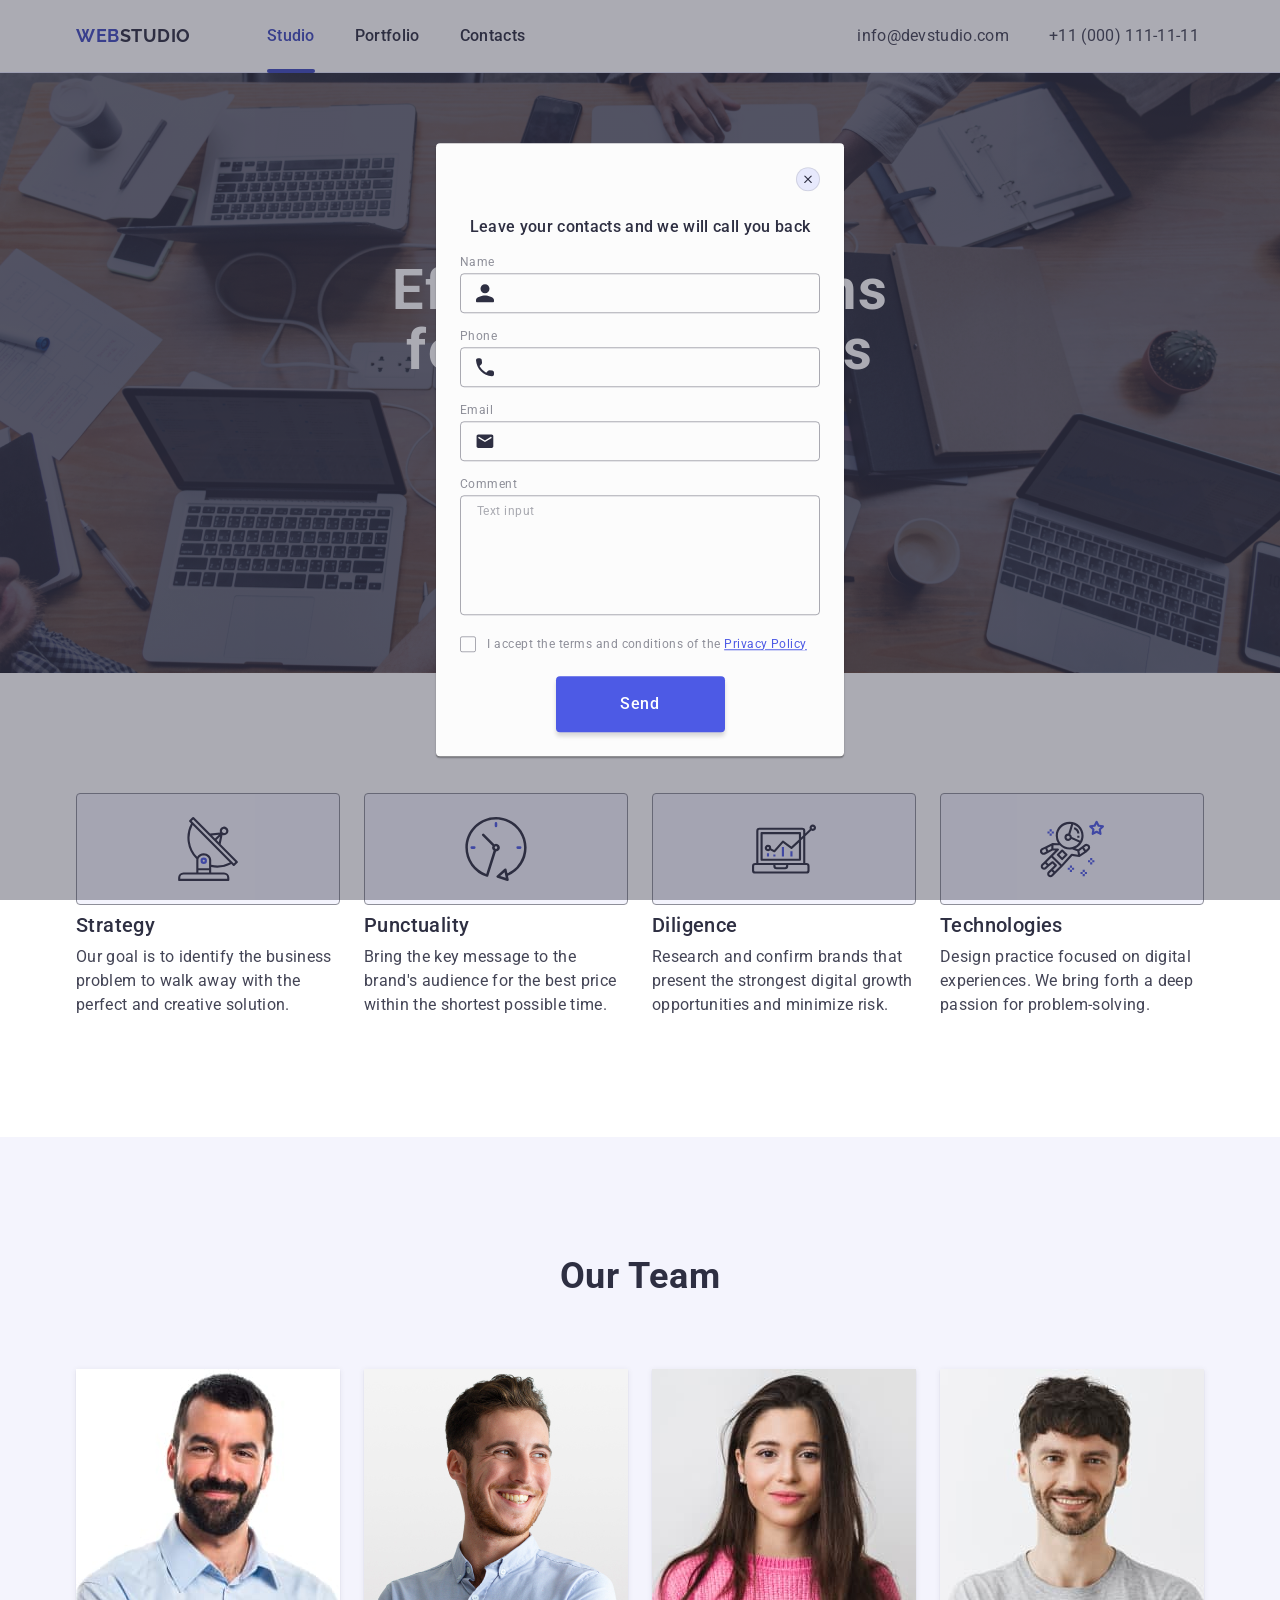
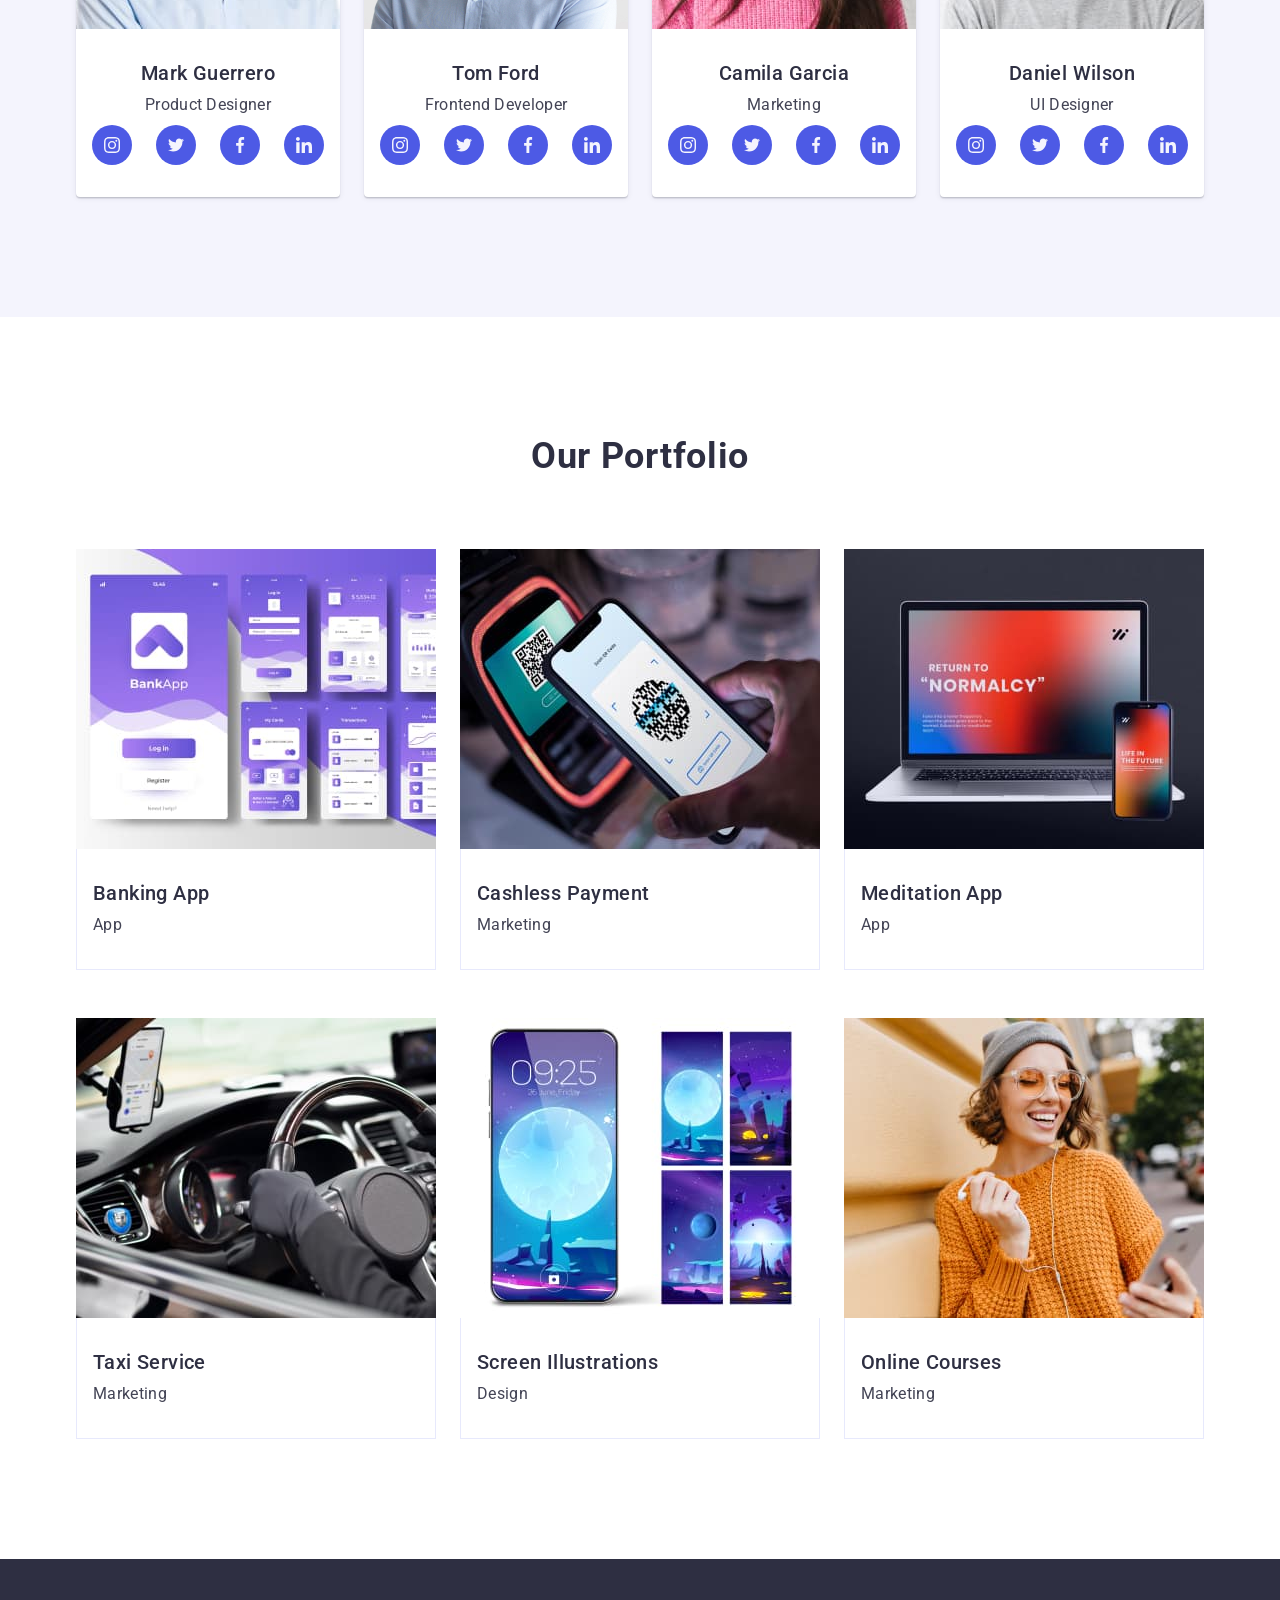
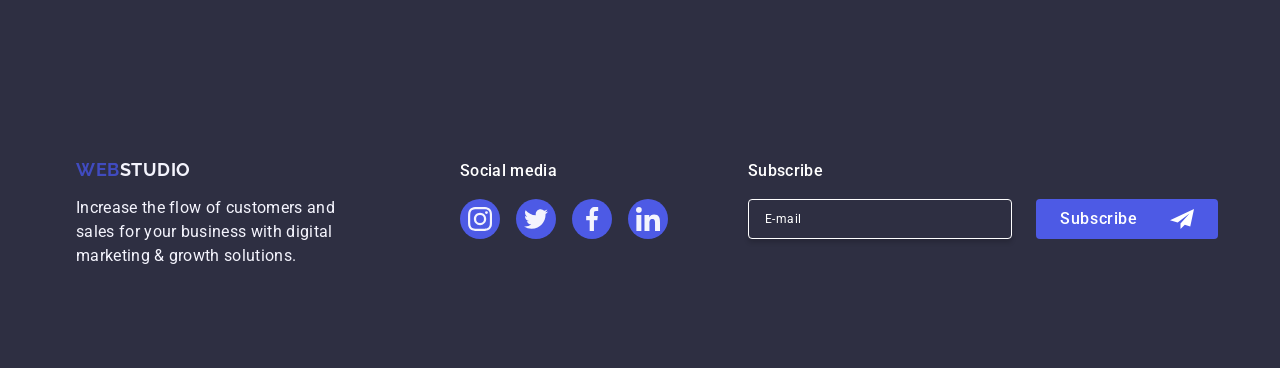
<file: index.html>
<!DOCTYPE html>
<html lang="en">
  <head>
    <meta charset="UTF-8">
    <meta name="viewport" content="width=device-width, initial-scale=1.0">
    <link rel="preconnect" href="https://fonts.googleapis.com">
    <link rel="preconnect" href="https://fonts.gstatic.com" crossorigin>
    <link
      href="https://fonts.googleapis.com/css2?family=Raleway:wght@700&family=Roboto:wght@400;500;700&display=swap"
      rel="stylesheet">
    <link
      rel="stylesheet"
      href="https://cdnjs.cloudflare.com/ajax/libs/modern-normalize/2.0.0/modern-normalize.min.css">
    <link rel="stylesheet" href="./css/styles.css">
    <title>Document</title>
  </head>

  <body>
    <!-- Header section -->
    <header class="header">
      <div class="container">
        <nav class="header__menu">
          <a class="logo" href="./index.html"
            >Web<span class="logo__header">Studio</span></a>
          <ul class="header__list">
            <li class="header__item">
              <a
                class="header__link header__link--effect header__link--active"
                href="./index.html"
                >Studio</a>
            </li>
            <li class="header__item">
              <a class="header__link header__link--effect" href="">Portfolio</a>
            </li>
            <li class="header__item">
              <a class="header__link header__link--effect" href="">Contacts</a>
            </li>
          </ul>
        </nav>
        <address class="header__address">
          <ul class="address__list">
            <li class="address__item">
              <a
                class="address__link address__link--effect"
                href="mailto:info@devstudio.com"
                >info@devstudio.com
              </a>
            </li>
            <li class="address__item">
              <a
                class="address__link address__link--effect"
                href="tel:+110001111111"
                >+11 (000) 111-11-11
              </a>
            </li>
          </ul>
        </address>
      </div>
    </header>

    <!-- Unique content -->
    <main class="main">
      <!-- Hero section -->
      <section class="hero">
        <div class="container">
          <h1 class="hero__title">Effective Solutions for Your Business</h1>
          <button class="hero__button hero__button--effect" type="button">
            Order Service
          </button>
        </div>
      </section>

      <!-- Our Benefits section -->
      <section class="benefits section">
        <div class="container">
          <h2 class="title visually-hidden">Our benefits</h2>
          <ul class="benefits__list">
            <li class="benefits__item">
              <div class="benefits__icons">
                <svg class="benefits__icon" width="64" height="64">
                  <use href="./images/icons.svg#icon-antenna"></use>
                </svg>
              </div>
              <h3 class="benefits__subtitle">Strategy</h3>
              <p class="benefits__text">
                Our goal is to identify the business problem to walk away with
                the perfect and creative solution.
              </p>
            </li>
            <li class="benefits__item">
              <div class="benefits__icons">
                <svg class="benefits__icon" width="64" height="64">
                  <use href="./images/icons.svg#icon-clock"></use>
                </svg>
              </div>
              <h3 class="benefits__subtitle">Punctuality</h3>
              <p class="benefits__text">
                Bring the key message to the brand's audience for the best price
                within the shortest possible time.
              </p>
            </li>
            <li class="benefits__item">
              <div class="benefits__icons">
                <svg class="benefits__icon" width="64" height="64">
                  <use href="./images/icons.svg#icon-diagram"></use>
                </svg>
              </div>
              <h3 class="benefits__subtitle">Diligence</h3>
              <p class="benefits__text">
                Research and confirm brands that present the strongest digital
                growth opportunities and minimize risk.
              </p>
            </li>
            <li class="benefits__item">
              <div class="benefits__icons">
                <svg class="benefits__icon" width="64" height="64">
                  <use href="./images/icons.svg#icon-astronaut"></use>
                </svg>
              </div>
              <h3 class="benefits__subtitle">Technologies</h3>
              <p class="benefits__text">
                Design practice focused on digital experiences. We bring forth a
                deep passion for problem-solving.
              </p>
            </li>
          </ul>
        </div>
      </section>

      <!-- Our Team section -->
      <section class="team section">
        <div class="container">
          <h2 class="title">Our Team</h2>
          <ul class="team__list">
            <li class="team__item">
              <img
                class="team__img"
                src="./images/Product_Designer.jpg"
                alt="Product Designer"
                width="264">
              <div class="card__content">
                <h3 class="team__subtitle">Mark Guerrero</h3>
                <p class="team__text">Product Designer</p>
                <ul class="socials">
                  <li class="socials__item">
                    <a href="" class="socials__link">
                      <svg class="socials__icon" width="16" height="16">
                        <use href="./images/icons.svg#icon-instagram"></use>
                      </svg>
                    </a>
                  </li>
                  <li class="socials__item">
                    <a href="" class="socials__link">
                      <svg class="socials__icon" width="16" height="16">
                        <use href="./images/icons.svg#icon-twitter"></use>
                      </svg>
                    </a>
                  </li>
                  <li class="socials__item">
                    <a href="" class="socials__link">
                      <svg class="socials__icon" width="16" height="16">
                        <use href="./images/icons.svg#icon-facebook"></use>
                      </svg>
                    </a>
                  </li>
                  <li class="socials__item">
                    <a href="" class="socials__link">
                      <svg class="socials__icon" width="16" height="16">
                        <use href="./images/icons.svg#icon-linkedin"></use>
                      </svg>
                    </a>
                  </li>
                </ul>
              </div>
            </li>
            <li class="team__item">
              <img
                class="team__img"
                src="./images/Frontend_Developer.jpg"
                alt="Frontend Developer"
                width="264">
              <div class="card__content">
                <h3 class="team__subtitle">Tom Ford</h3>
                <p class="team__text">Frontend Developer</p>
                <ul class="socials">
                  <li class="socials__item">
                    <a href="" class="socials__link">
                      <svg class="socials__icon" width="16" height="16">
                        <use href="./images/icons.svg#icon-instagram"></use>
                      </svg>
                    </a>
                  </li>
                  <li class="socials__item">
                    <a href="" class="socials__link">
                      <svg class="socials__icon" width="16" height="16">
                        <use href="./images/icons.svg#icon-twitter"></use>
                      </svg>
                    </a>
                  </li>
                  <li class="socials__item">
                    <a href="" class="socials__link">
                      <svg class="socials__icon" width="16" height="16">
                        <use href="./images/icons.svg#icon-facebook"></use>
                      </svg>
                    </a>
                  </li>
                  <li class="socials__item">
                    <a href="" class="socials__link">
                      <svg class="socials__icon" width="16" height="16">
                        <use href="./images/icons.svg#icon-linkedin"></use>
                      </svg>
                    </a>
                  </li>
                </ul>
              </div>
            </li>
            <li class="team__item">
              <img
                class="team__img"
                src="./images/Marketing.jpg"
                width="264"
                alt="Marketing">
              <div class="card__content">
                <h3 class="team__subtitle">Camila Garcia</h3>
                <p class="team__text">Marketing</p>
                <ul class="socials">
                  <li class="socials__item">
                    <a class="socials__link" href="">
                      <svg class="socials__icon" width="16" height="16">
                        <use href="./images/icons.svg#icon-instagram"></use>
                      </svg>
                    </a>
                  </li>
                  <li class="socials__item">
                    <a href="" class="socials__link">
                      <svg class="socials__icon" width="16" height="16">
                        <use href="./images/icons.svg#icon-twitter"></use>
                      </svg>
                    </a>
                  </li>
                  <li class="socials__item">
                    <a href="" class="socials__link">
                      <svg class="socials__icon" width="16" height="16">
                        <use href="./images/icons.svg#icon-facebook"></use>
                      </svg>
                    </a>
                  </li>
                  <li class="socials__item">
                    <a href="" class="socials__link">
                      <svg class="socials__icon" width="16" height="16">
                        <use href="./images/icons.svg#icon-linkedin"></use>
                      </svg>
                    </a>
                  </li>
                </ul>
              </div>
            </li>
            <li class="team__item">
              <img
                class="team__img"
                src="./images/UI_Designer.jpg"
                alt="UI Designer"
                width="264">
              <div class="card__content">
                <h3 class="team__subtitle">Daniel Wilson</h3>
                <p class="team__text">UI Designer</p>
                <ul class="socials">
                  <li class="socials__item">
                    <a href="" class="socials__link">
                      <svg class="socials__icon" width="16" height="16">
                        <use href="./images/icons.svg#icon-instagram"></use>
                      </svg>
                    </a>
                  </li>
                  <li class="socials__item">
                    <a href="" class="socials__link">
                      <svg class="socials__icon" width="16" height="16">
                        <use href="./images/icons.svg#icon-twitter"></use>
                      </svg>
                    </a>
                  </li>
                  <li class="socials__item">
                    <a href="" class="socials__link">
                      <svg class="socials__icon" width="16" height="16">
                        <use href="./images/icons.svg#icon-facebook"></use>
                      </svg>
                    </a>
                  </li>
                  <li class="socials__item">
                    <a href="" class="socials__link">
                      <svg class="socials__icon" width="16" height="16">
                        <use href="./images/icons.svg#icon-linkedin"></use>
                      </svg>
                    </a>
                  </li>
                </ul>
              </div>
            </li>
          </ul>
        </div>
      </section>

      <!-- Our Portfolio section -->
      <section class="portfolio section">
        <div class="container">
          <h2 class="title">Our Portfolio</h2>
          <ul class="portfolio__list">
            <li class="portfolio__item">
              <div class="wrapper">
                <img
                  class="portfolio__img"
                  src="./images/Banking_App.jpg"
                  alt="Banking App"
                  width="360">
                <p class="overlay">
                  14 Stylish and User-Friendly App Design Concepts · Task
                  Manager App · Calorie Tracker App · Exotic Fruit Ecommerce App
                  · Cloud Storage App
                </p>
              </div>
              <div class="card__content">
                <h3 class="portfolio__subtitle">Banking App</h3>
                <p class="portfolio__text">App</p>
              </div>
            </li>
            <li class="portfolio__item">
              <div class="wrapper">
                <img
                  class="portfolio__img"
                  src="./images/Cashless_Payment.jpg"
                  alt="Cashless Payment"
                  width="360">
                <p class="overlay">
                  14 Stylish and User-Friendly App Design Concepts · Task
                  Manager App · Calorie Tracker App · Exotic Fruit Ecommerce App
                  · Cloud Storage App
                </p>
              </div>
              <div class="card__content">
                <h3 class="portfolio__subtitle">Cashless Payment</h3>
                <p class="portfolio__text">Marketing</p>
              </div>
            </li>
            <li class="portfolio__item">
              <div class="wrapper">
                <img
                  class="portfolio__img"
                  src="./images/Meditation_App.jpg"
                  alt="Meditation App"
                  width="360">
                <p class="overlay">
                  14 Stylish and User-Friendly App Design Concepts · Task
                  Manager App · Calorie Tracker App · Exotic Fruit Ecommerce App
                  · Cloud Storage App
                </p>
              </div>
              <div class="card__content">
                <h3 class="portfolio__subtitle">Meditation App</h3>
                <p class="portfolio__text">App</p>
              </div>
            </li>
            <li class="portfolio__item">
              <div class="wrapper">
                <img
                  class="portfolio__img"
                  src="./images/Taxi_Service.jpg"
                  alt="Taxi Service"
                  width="360">
                <p class="overlay">
                  14 Stylish and User-Friendly App Design Concepts · Task
                  Manager App · Calorie Tracker App · Exotic Fruit Ecommerce App
                  · Cloud Storage App
                </p>
              </div>
              <div class="card__content">
                <h3 class="portfolio__subtitle">Taxi Service</h3>
                <p class="portfolio__text">Marketing</p>
              </div>
            </li>
            <li class="portfolio__item">
              <div class="wrapper">
                <img
                  class="portfolio__img"
                  src="./images/Screen_Illustrations.jpg"
                  alt="Screen Illustrations"
                  width="360">
                <p class="overlay">
                  14 Stylish and User-Friendly App Design Concepts · Task
                  Manager App · Calorie Tracker App · Exotic Fruit Ecommerce App
                  · Cloud Storage App
                </p>
              </div>
              <div class="card__content">
                <h3 class="portfolio__subtitle">Screen Illustrations</h3>
                <p class="portfolio__text">Design</p>
              </div>
            </li>
            <li class="portfolio__item">
              <div class="wrapper">
                <img
                  class="portfolio__img"
                  src="./images/Online_Courses.jpg"
                  alt="Online Courses"
                  width="360">
                <p class="overlay">
                  14 Stylish and User-Friendly App Design Concepts · Task
                  Manager App · Calorie Tracker App · Exotic Fruit Ecommerce App
                  · Cloud Storage App
                </p>
              </div>
              <div class="card__content">
                <h3 class="portfolio__subtitle">Online Courses</h3>
                <p class="portfolio__text">Marketing</p>
              </div>
            </li>
          </ul>
        </div>
      </section>
    </main>

    <!-- Footer section -->
    <footer class="footer">
      <div class="container">
        <div class="footer__logo">
          <a class="logo" href="./index.html"
            >Web<span class="logo__footer">Studio</span>
          </a>
          <p class="footer__text">
            Increase the flow of customers and sales for your business with
            digital marketing & growth solutions.
          </p>
        </div>
        <div class="footer__icons">
          <p class="title__icons">Social media</p>
          <ul class="socials">
            <li class="socials__item">
              <a class="socials__link" href="">
                <svg class="socials__icon" width="24" height="24">
                  <use href="./images/icons.svg#icon-instagram"></use>
                </svg>
              </a>
            </li>
            <li class="socials__item">
              <a href="" class="socials__link">
                <svg class="socials__icon" width="24" height="24">
                  <use href="./images/icons.svg#icon-twitter"></use>
                </svg>
              </a>
            </li>
            <li class="socials__item">
              <a href="" class="socials__link">
                <svg class="socials__icon" width="24" height="24">
                  <use href="./images/icons.svg#icon-facebook"></use>
                </svg>
              </a>
            </li>
            <li class="socials__item">
              <a href="" class="socials__link">
                <svg class="socials__icon" width="24" height="24">
                  <use href="./images/icons.svg#icon-linkedin"></use>
                </svg>
              </a>
            </li>
          </ul>
        </div>
        <!-- Footer form -->
        <div class="footer__subscribe">
        <p class="subscribe__title">Subscribe</p>
        <form class="subscribe__form" name="subscribe">
          <label class="subscribe__filed">
            <input class="subscribe__input" type="email" name="subscribe" placeholder="E-mail">
          </label>
          <button class="subscribe__button" type="submit">
            Subscribe
            <svg class="subscribe__icon" width="24" height="24">
              <use href="./images/icons.svg#icon-subscribe">
              </use>
            </svg>
          </button>
        </form>
        </div>
      </div>
    </footer>

    <!-- Modal window -->
    <div class="backdrop is-open">
      <div class="modal">
        <button class="modal__btn" type="button" aria-label="Modal close button">
          <svg class="modal-btn-icon" width="8" height="8">
            <use href="./images/icons.svg#icon-modal-close"></use>
          </svg>
        </button>
        <p class="modal-caption">Leave your contacts and we will call you back</p>
        <form class="modal-form" name="modal">
          <div class="modal__wrapper">
              <label class="form-label" for="user-name">Name</label>
              <div class="form-input-wrap">
                <input
                class="form-input"
                type="text"
                id="user-name"
                name="user-name">
                  <svg class="form-icon" width="18" height="24">
                    <use href="./images/icons.svg#icon-modal-name"></use>
                  </svg>
              </div>
          </div>
          <div class="modal__wrapper">
              <label class="form-label" for="user-phone">Phone</label>
              <div class="form-input-wrap">
                <input class="form-input"
                type="tel"
                id="user-phone"
                name="user-phone">
                <svg class="form-icon" width="18" height="24">
                    <use href="./images/icons.svg#icon-modal-phone"></use>
                  </svg>
              </div>
          </div>

          <div class="modal__wrapper"> 
              <label class="form-label" for="user-email">Email</label>
              <div class="form-input-wrap">
              <input class="form-input" type="email" id="user-email" name="user-email">
              <svg class="form-icon" width="18" height="24">
                <use href="./images/icons.svg#icon-modal-email"></use>
              </svg>
              </div>
          </div>   

          <div class="textarea-wrapper">
              <label class="form-label" for="user-comment">Comment</label>
              <textarea 
              class="form-comment"
              name="user-comment" 
              id="user-comment" 
              placeholder="Text input"></textarea>
          </div>
            
            <div class="modal-checkbox">
              <input class="checkbox visually-hidden" 
              id="user-privacy" 
              type="checkbox" 
              value="true"
              name="user-privacy">
              <label class="form__agreement" for="user-privacy">
                <span class="agreement__checkbox">
                  <svg class="agreement__icon" width="10" height="8">
                    <use href="./images/icons.svg#icon-modal-checkbox"></use>
                  </svg>
                </span> I accept the terms and conditions of the 
              <a class="agreement__link"  href="">Privacy Policy</a>
              </label>
            </div>
            
            <button class="form__btn" type="submit">Send</button>
        </form>
      </div>
    </div>
  </body>
</html>
</file>
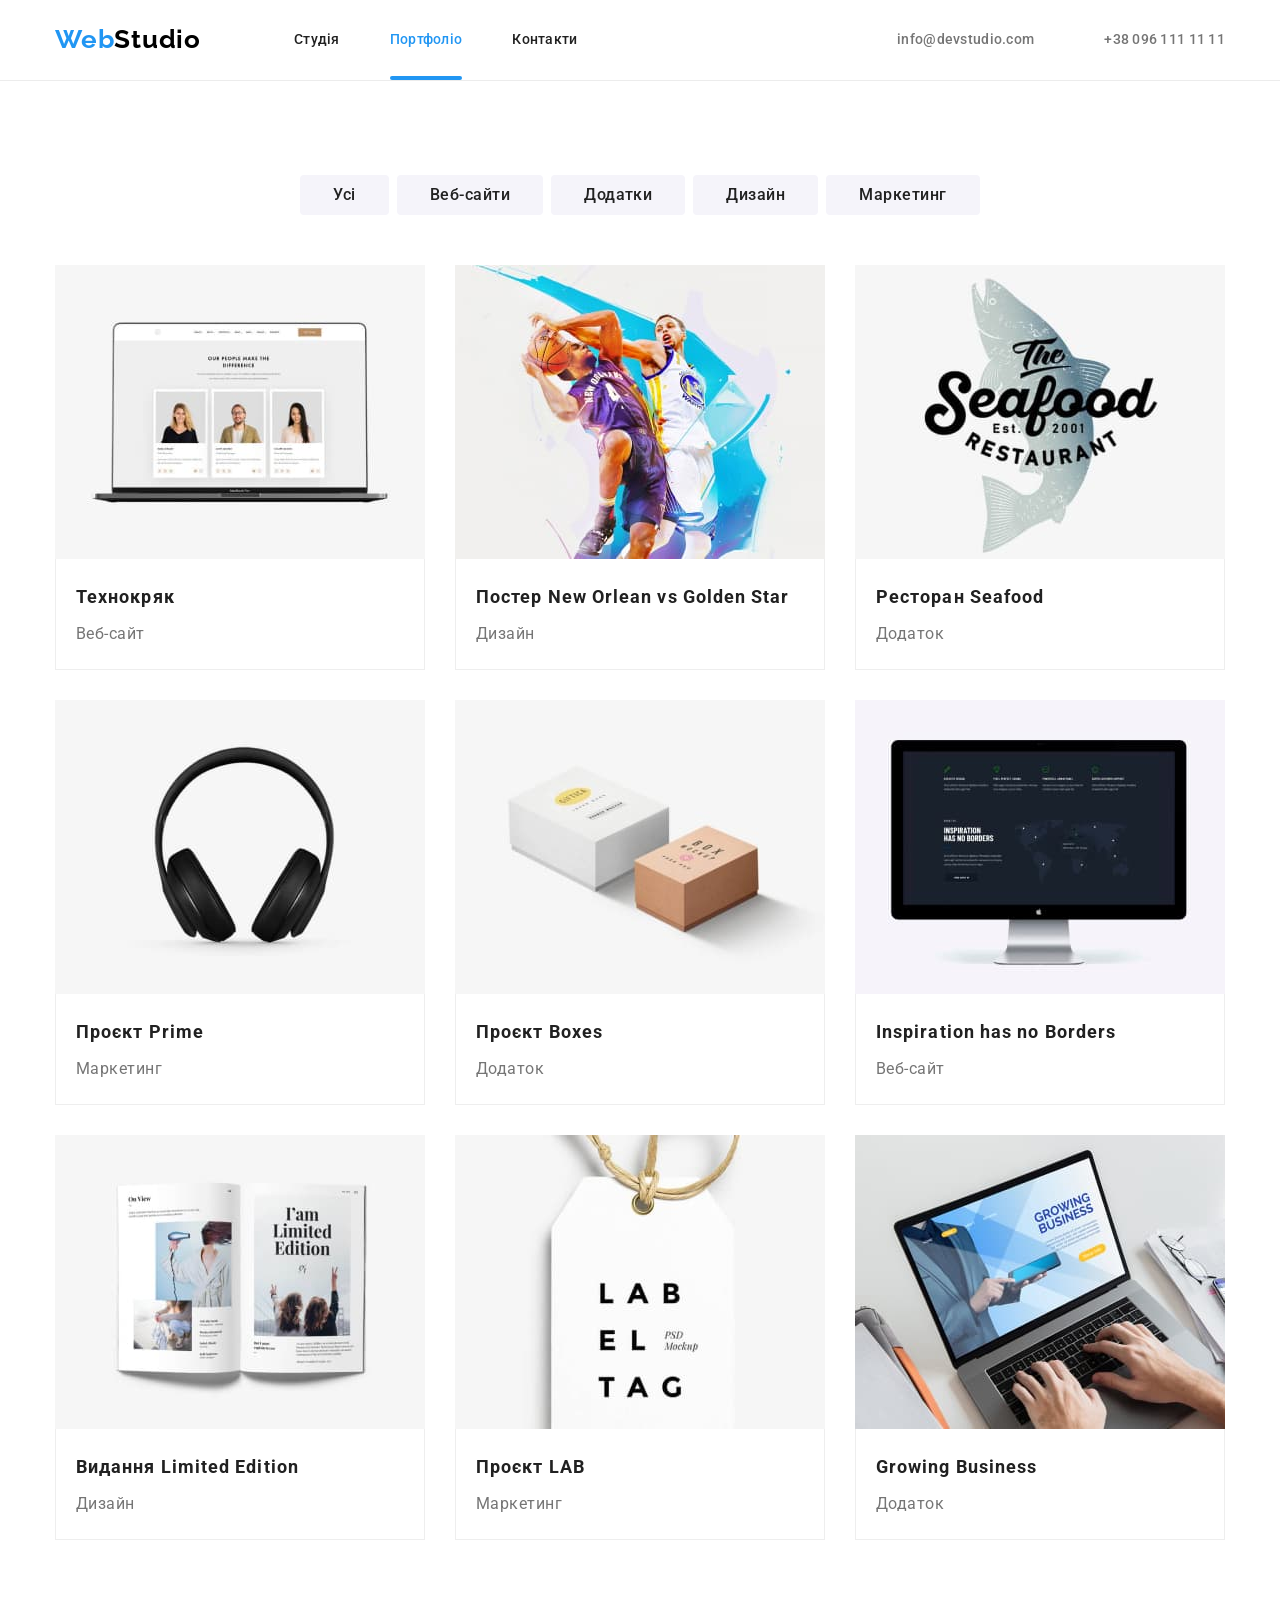
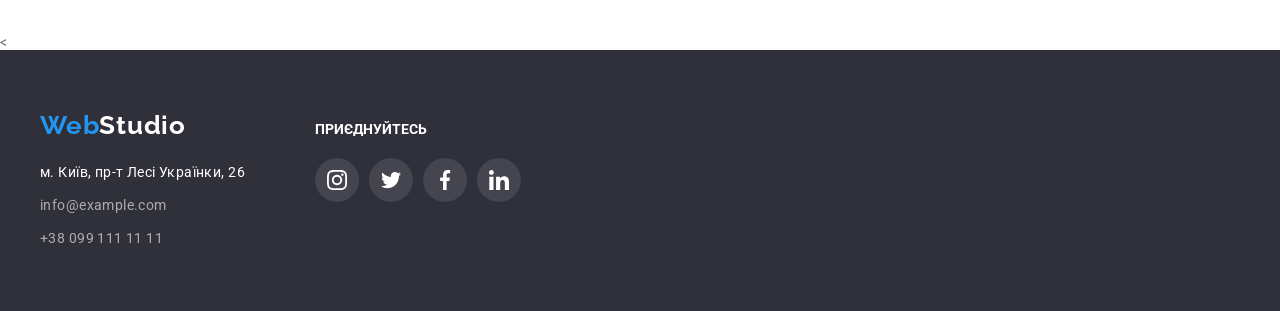
<file: portfolio.html>
<!DOCTYPE html>
<html lang="uk">
   <head>
      <meta charset="UTF-8">
      <meta http-equiv="X-UA-Compatible" content="IE=edge">
      <meta name="viewport" content="width=device-width, initial-scale=1.0">
      <title>Портфоліо</title>
      <link rel="stylesheet" href="https://fonts.googleapis.com/css2?family=Raleway:wght@700&family=Roboto:wght@400;500;700;900&display=swap">
      <link rel="stylesheet" href="https://cdnjs.cloudflare.com/ajax/libs/modern-normalize/1.1.0/modern-normalize.min.css">
      <link rel="stylesheet" href="https://cdnjs.cloudflare.com/ajax/libs/modern-normalize/1.1.0/modern-normalize.min.css">
      <link rel="stylesheet" href="./css/style.css">
   </head>
   <body class="page-portfolio">
      
      <!----------------------------- Site header ------------------------------>
      <header class="page-header">
         <div class="page-header container">
            <a href="./index.html" class="logo" lang="en"> <span class="logo first-part">Web</span>Studio</a>
            <nav class="site-nav">
               <ul class="site-nav-list">
                  <li class="site-nav-list item">
                     <a href="./index.html" class="site-nav-list link">Студія</a>
                  </li>
                  <li class="site-nav-list item">
                     <a href="./portfolio.html" class="site-nav-list link current">Портфоліо</a>
                  </li>
                  <li class="site-nav-list item">
                     <a href="" class="site-nav-list link">Контакти</a>
                  </li>
               </ul>
            </nav>
            <ul class="contact-list">
               <li class="contact-list item">
                  <a href="mailto:info@devstudio.com" class="contact-list link">
                     <svg class="icon-envelope">
                        <use class="envelope" href="./images/icons.svg#icon-envelope"></use>
                     </svg>
                     info@devstudio.com</a>
               </li>
               <li class="contact-list item">
                  <a href="tel:+380961111111" class="contact-list link">
                     <svg class="icon-smartphone">
                        <use href="./images/icons.svg#icon-smartphone"></use>
                     </svg>
                     +38 096 111 11 11
                  </a>
               </li>
            </ul>
         </div>
      </header>
      <main>
         <section class="portfolio">
            <div class="portfolio container">
            <h1 class="portfolio-header">Портфоліо</h1>
                  <!-- Filter section-->
                  <ul class="filter-list">
                     <li class="filter-item">
                        <button type="button" class="button filter">
                           Усі
                        </button>
                     </li>
                     <li class="filter-item">
                        <button type="button" class="button filter">
                           Веб-сайти
                        </button>
                     </li>
                     <li class="filter-item">
                        <button type="button" class="button filter">
                           Додатки
                        </button>
                     </li>
                     <li class="filter-item">
                        <button type="button" class="button filter">
                           Дизайн
                        </button>
                     </li>
                     <li class="filter-item">
                        <button type="button" class="button filter">
                           Маркетинг
                        </button>
                     </li>
                  </ul>

                  <!-- Portfolio section-->
                  <ul class="portfolio-list">
                     <li class="portfolio-list-item">
                        <a href="" class="portfolio-list-link">  
                           <div class="portfolio-overlay">
                           <p class="portfolio-overlay-text">Ресурс пропонує комплексні пропозиції з різним рівнем функціоналу та сервісів. Все це дозволить відвідувачу отримати
                              вичерпні відомості про компанію чи приватну особу.</p> 
                              <img class="portfolio-list-img" src="./images/web_site.jpg" alt="Веб сайт" width="370">
                           </div>
                           <div class="card">
                              <h2 class="portfolio-list-title">Технокряк</h2>
                              <p class="portfolio-list-text">Веб-сайт</p>
                           </div>
                        </a>
                     </li>
                     <li class="portfolio-list-item">
                        <a href="" class="portfolio-list-link">
                           <div class="portfolio-overlay">
                           <p class="portfolio-overlay-text">Ресурс пропонує комплексні пропозиції з різним рівнем функціоналу та      сервісів. Все це дозволить відвідувачу отримати
                              вичерпні відомості про компанію чи приватну особу.</p>
                              <img class="portfolio-list-img" src="./images/design.jpg" alt="Дизайн" width="370">
                              </div>
                           <div class="card">
                              <h2 class="portfolio-list-title">Постер New Orlean vs Golden Star</h2>
                              <p class="portfolio-list-text">Дизайн</p>
                           </div>
                        </a>
                     </li>
                     <li class="portfolio-list-item">
                           <a href=""class="portfolio-list-link">
                              <div class="portfolio-overlay">
                                 <p class="portfolio-overlay-text">Ресурс пропонує комплексні пропозиції з різним рівнем функціоналу та сервісів. Все це дозволить відвідувачу отримати
                                    вичерпні відомості про компанію чи приватну особу.</p>
                              <img class="portfolio-list-img" src="./images/application.jpg" alt="Дизайн" width="370">
                              </div>
                              <div class="card" >
                                 <h2 class="portfolio-list-title">Ресторан Seafood</h2>
                                 <p class="portfolio-list-text">Додаток</p>
                              </div>
                           </a>
                     </li>
                     <li class="portfolio-list-item">
                        <a href="" class="portfolio-list-link">
                           <div class="portfolio-overlay">
                              <p class="portfolio-overlay-text">Ресурс пропонує комплексні пропозиції з різним рівнем функціоналу та сервісів. Все
                                 це дозволить відвідувачу отримати
                                 вичерпні відомості про компанію чи приватну особу.</p>
                           <img class="portfolio-list-img" src="./images/marketing_2.jpg" alt="Маркетинг" width="370">
                           </div>
                           <div class="card" >
                              <h2 class="portfolio-list-title">Проєкт Prime</h2>
                              <p class="portfolio-list-text">Маркетинг</p>
                           </div>
                        </a>
                     </li>
                     <li class="portfolio-list-item">
                        <a href="" class="portfolio-list-link">
                           <div class="portfolio-overlay">
                              <p class="portfolio-overlay-text">Ресурс пропонує комплексні пропозиції з різним рівнем функціоналу та сервісів. Все
                                 це дозволить відвідувачу отримати
                                 вичерпні відомості про компанію чи приватну особу.</p>
                           <img class="portfolio-list-img" src="./images/application_2.jpg" alt="Додаток" width="370">
                           </div>
                           <div class="card" >
                              <h2 class="portfolio-list-title">Проєкт Boxes</h2>
                              <p class="portfolio-list-text">Додаток</p>
                           </div>
                        </a>
                     </li>
                     <li class="portfolio-list-item">
                        <a href="" class="portfolio-list-link">
                           <div class="portfolio-overlay">
                              <p class="portfolio-overlay-text">Ресурс пропонує комплексні пропозиції з різним рівнем функціоналу та сервісів. Все
                                 це дозволить відвідувачу отримати
                                 вичерпні відомості про компанію чи приватну особу.</p>
                              <img class="portfolio-list-img" src="./images/web_site_2.jpg" alt="Веб-сайт" width="370">
                           </div>
                           <div class="card" >
                              <h2 lang="en" class="portfolio-list-title">Inspiration has no Borders</h2>
                              <p class="portfolio-list-text">Веб-сайт</p>
                           </div>
                        </a>
                     </li>
                     <li class="portfolio-list-item">
                        <a href="" class="portfolio-list-link">
                           <div class="portfolio-overlay">
                              <p class="portfolio-overlay-text">Ресурс пропонує комплексні пропозиції з різним рівнем функціоналу та сервісів. Все це дозволить відвідувачу отримати
                              вичерпні відомості про компанію чи приватну особу.</p>
                           <img class="portfolio-list-img" src="./images/design_2.jpg" alt="Дизайн" width="370">
                           </div>
                           <div class="card" >
                              <h2 class="portfolio-list-title">Видання Limited Edition</h2>
                              <p class="portfolio-list-text">Дизайн</p>
                           </div>
                        </a>
                     </li>
                     <li class="portfolio-list-item">
                        <a href="" class="portfolio-list-link">
                           <div class="portfolio-overlay">
                              <p class="portfolio-overlay-text">Ресурс пропонує комплексні пропозиції з різним рівнем функціоналу та сервісів. Все це дозволить відвідувачу отримати
                                 вичерпні відомості про компанію чи приватну особу.</p>
                           <img class="portfolio-list-img" src="./images/marketing_3.jpg" alt="Маркетинг" width="370">
                           </div>
                           <div class="card" >
                              <h2 class="portfolio-list-title">Проєкт LAB</h2>
                              <p class="portfolio-list-text">Маркетинг</p>
                           </div>
                        </a>
                     </li>
                     <li class="portfolio-list-item">
                        <a href="" class="portfolio-list-link">
                           <div class="portfolio-overlay">
                              <p class="portfolio-overlay-text">Ресурс пропонує комплексні пропозиції з різним рівнем функціоналу та сервісів. Все це дозволить відвідувачу отримати
                                 вичерпні відомості про компанію чи приватну особу.</p>
                           <img class="portfolio-list-img" src="./images/application_3.jpg" alt="Додаток">
                           </div>
                           <div class="card" >
                              <h2 lang="en" class="portfolio-list-title">Growing Business</h2>
                              <p class="portfolio-list-text">Додаток</p>
                           </div>
                        </a>
                     </li>
                  </ul>
            </div>
         </section>
      </main>
      <!-- Contact section -->
      <<footer class="page-footer">
         <div class="page-footer container">
            <div class="page-footer-contact">
            <a href="./index.html" class="page-footer logo"> <span class="logo first-part">Web</span>Studio</a>
            <address class="contact">
               <ul class="footer-contact-list">
                  <li class="footer-contact-list item">
                     <a href="https://goo.gl/maps/CPtrU1FHBa2aNyZL9" target="_blank" rel="noopener noreferrer nofollow"class="footer-contact-list-link location"> м. Київ, пр-т Лесі Українки, 26</a>
                  </li>
                  <li class="footer-contact-list item">
                     <a href="mailto:info@example.com" class="footer-contact-list-link">info@example.com</a>
                  </li>
                  <li class="footer-contact-list item">
                     <a href="tel:+380991111111" class="footer-contact-list-link">+38 099 111 11 11</a>
                  </li>
               </ul>
            </address>
            </div>
            <div class="page-footer social-network">
               <p class="page-footer-title">Приєднуйтесь</p>
               <ul class="social-network">
               <li class="social-network item">
                  <a href="" class="social-network link">
                     <svg class="social-icon">
                        <use href="./images/icons.svg#icon-instagram"></use>
                     </svg>
                  </a>
               </li>
               <li class="social-network item">
                  <a href="" class="social-network link">
                     <svg class="social-icon">
                        <use href="./images/icons.svg#icon-twitter"></use>
                     </svg>
                  </a>
               </li>
               <li class="social-network item">
                  <a href="" class="social-network link">
                     <svg class="social-icon">
                        <use href="./images/icons.svg#icon-facebook"></use>
                     </svg>
                  </a>
               </li>
               <li class="social-network item">
                  <a href="" class="social-network link">
                     <svg class="social-icon">
                        <use href="./images/icons.svg#icon-linkedin"></use>
                     </svg>
                  </a>
               </li>
            </ul>
         </div>
      </footer>
   </body>
</html>
</file>
<file: css/styles.css>
/* Reset styles */
   h1, h2, h3, h4, h5, h6, p {
      margin: 0;
   }

   ul, ol  {
   list-style-type: none;
   margin: 0;
   padding: 0;
   }

   a {
   color: currentColor;
   text-decoration: none;
   }
   
   button {
   font-family: inherit;
   color: currentColor;
   background-color: transparent;
   cursor: pointer;
   }
   
   img {
   display: block;
   max-width: 100%;
   height: auto;
   }

:focus {
   outline: none;
}

/* Common styles */

body {font-family:"Roboto", sans-serif; 
   background-color: #FFFFFF;
   color: #434455;
}

h2 {
   text-align: center;
   color: #2E2F42;
   font-size: 36px;
   font-weight: 700;
   line-height: 1.11;
   letter-spacing: 0.72px;
   text-transform: capitalize;
}

h3 {
   color: #2E2F42;
   font-size: 20px;
   font-weight: 500;
   line-height: 1.2;
   letter-spacing: 0.4px;
}

p {
   font-size: 16px;
   font-weight: 400;
   line-height: 1.5;
   letter-spacing: 0.32px;
}

.container {
   width: 1158px;
   padding-right: 15px;
   padding-left: 15px;
   margin-right: auto;
   margin-left: auto;
}

.section {
   padding-top: 120px;
   padding-bottom: 120px;
}

.card__content {
   padding-top: 32px;
   padding-bottom: 32px;
}

.visually-hidden {
   position: absolute;
   width: 1px;
   height: 1px;
   margin: -1px;
   border: 0;
   padding: 0;
   white-space: nowrap;
   clip-path: inset(100%);
   clip: rect(0 0 0 0);
   overflow: hidden;
}

 /* Header section */

.header {
   border-bottom: 1px solid #e7e9fc;
   box-shadow: 0px 1px 6px 0px rgba(46, 47, 66, 0.08), 0px 1px 1px 0px rgba(46, 47, 66, 0.16), 0px 2px 1px 0px rgba(46, 47, 66, 0.08);
}

.header .container {
   display: flex;
   align-items: center;
}

.header__menu {
   display: flex;
   align-items: center;
}

.logo {
   display: block;
   margin-right: 76px;

   color: #404bbf;
   font-family: "Raleway", sans-serif;
   font-weight: 700;
   font-size: 18px;
   line-height: 1.17;
   letter-spacing: 0.54px;
   text-transform: uppercase;
}

.logo__header {
   color: #2E2F42;
}

.header__list {
   display: flex;
   margin-right: 332px;
}

.header__item {
   margin-right: 40px;
   
}

.header__item:last-child {
   margin-right: 0;
}

.header__link {
   position: relative;
   display: block;
   padding-top: 24px;
   padding-bottom: 24px;

   color: #2E2F42;
   font-size: 16px;
   font-weight: 500;
   line-height: 1.5;
   letter-spacing: 0.32px;

   transition: color 250ms cubic-bezier(0.4, 0, 0.2, 1);
}

.header__link--active::after {
   content: "";
   position: absolute;
   bottom: -1px;
   display: block;
   width: 100%;
   height: 4px;
   border-radius: 2px;
   background:#404bbf;
}

.header__link--active {
   color:#404bbf;
}

.header__link--effect:focus,
.header__link--effect:hover {
   color: #404bbf;
}

address {
   font-style: normal;
} 

.address__list {
   display: flex;
   gap: 40px;
}

.address__link {
   display: block;
   padding-top: 24px;
   padding-bottom: 24px;
   transition: color 250ms cubic-bezier(0.4, 0, 0.2, 1);
}

.address__link--effect:focus,
.address__link--effect:hover {
   color:#404bbf;
}

.address__link, .benefits__text, .team__text, .portfolio__text {
   color: #434455;
   font-size: 16px;
   line-height: 1.5;
   letter-spacing: 0.32px;
}


/* Hero section */
.hero {
   max-width: 1440px;
   margin-left: auto;
   margin-right: auto;
   padding-top: 188px;
   padding-bottom: 188px;
   
   text-align: center;
   
   background-image: 
   linear-gradient(
      to bottom, 
      rgba(46, 47, 66, 0.70), 
      rgba(46, 47, 66, 0.70)
      ), 
      url(../images/people-office.jpg);
   background-repeat: no-repeat;
   background-size: cover;
   background-position: center;
}

.hero .container {
   padding-top: 0;
   padding-bottom: 0;
   
}

.hero__title {
   max-width: 496px;
   margin-right: auto;
   margin-left: auto;
   margin-bottom: 48px;
   color: #FFF;
   font-size: 56px;
   font-weight: 700;
   line-height: 1.07;
   letter-spacing: 1.12px;
}

.hero__button {
   display: block;
   min-width: 169px;
   height: 56px;
   padding: 15px 31px;
   margin-right: auto;
   margin-left: auto;

   
   background-color: #4D5AE5;
   color: #FFF;
   font-size: 16px;
   font-weight: 500;
   line-height: 1.5;
   letter-spacing: 0.64px;
      
   cursor: pointer;

   border: none;
   border-radius: 4px;
   box-shadow: 0px 4px 4px 0px rgba(0, 0, 0, 0.15);

   
   transition: background-color 250ms cubic-bezier(0.4, 0, 0.2, 1);
}

.hero__button--effect:focus,
.hero__button--effect:hover {
   background-color: #404BBF; 
}

/* Our Benefits section */
.benefits__list {
   display: flex;
   gap: 24px;
}

.benefits__item {
   width: 264px;
}

.benefits__subtitle {
   margin-bottom: 8px;
}

.benefits__icons {
   display: flex;
   width: 264px;
   height: 112px;
   justify-content: center;
   align-items: center;
   background-color: #F4F4FD;
   border: 1px solid #8E8F99;
   border-radius: 4px;
   margin-bottom: 8px;
   }


/* Our Team section */
.team {
   background-color: #F4F4FD;
}

.team .title {
   margin-bottom: 72px;
}

.team__list {
   display: flex;
   gap: 24px;
}

.team__item {
   background-color: #FFFFFF;
   border-radius: 0px 0px 4px 4px;
   box-shadow: 0px 2px 1px 0px rgba(46, 47, 66, 0.08), 0px 1px 1px 0px rgba(46, 47, 66, 0.16), 0px 1px 6px 0px rgba(46, 47, 66, 0.08);
   transition: box-shadow 2550ms cubic-bezier(0.4, 0, 0.2, 1);;
}

.team__item:hover,
.team__item:focus { 
   box-shadow: 0px 1px 6px rgba(46, 47, 66, 0.08),
         0px 1px 1px rgba(46, 47, 66, 0.16),
         0px 1px 1px rgba(46, 47, 66, 0.08);
}

.team .card__content {
   text-align: center;
}

.team__subtitle {
   margin-bottom: 8px;
}

.socials {
   display: flex;
   justify-content: center;
   align-items: center;
   gap: 24px;
   margin-top: 8px;
}

.socials__item {
   width: 40px;
   height: 40px;
}

.socials__link {
   display: flex;
   justify-content: center;
   align-items: center;
   width: 100%;
   height: 100%;
   fill:#f4f4fd;
   background-color: #4D5AE5;
   border-radius: 50%;
   transition: background-color 250ms cubic-bezier(0.4, 0, 0.2, 1);
   
}
.socials__link:hover,
.socials__link:focus {
   background-color: #404BBF;
}


/* Our Portfolio section */

.portfolio .title {
   margin-bottom: 72px;
}

.portfolio__list {
   display: flex;
   flex-wrap: wrap;
   column-gap: 24px;
   row-gap: 48px;
}

.portfolio__item {
   width: calc((100% - 48px) / 3);
   
   transition: box-shadow 250ms cubic-bezier(0.4, 0, 0.2, 1);
   transform: translateY();
}

.portfolio__item:hover,
.portfolio__item:focus {
box-shadow: 0px 1px 6px rgba(46, 47, 66, 0.08),
      0px 1px 1px rgba(46, 47, 66, 0.16),
      0px 2px 1px rgba(46, 47, 66, 0.08);
}

.portfolio__item:hover .overlay {
   transform: translateY(0);
   
}

.portfolio .card__content {
   padding: 32px 16px;
   border: 1px solid #e7e9fc;
   border-top: none;
}

.portfolio__subtitle {
   margin-bottom: 8px;
}

.wrapper {
   position: relative;
   overflow: hidden;
}
.overlay {
   position:absolute;
   bottom: 0;
   left: 0;
   width: 100%;
   height: 100%;
   display: flex;
   justify-content: center;
   padding: 40px 32px;
   background-color: #4D5AE5;

   color: #F4F4FD;
   font-family: Roboto;
   transform: translateY(100%);
   transition: transform 250ms cubic-bezier(0.4, 0, 0.2, 1);
}

/* Footer section */
.footer {
   background-color: #2E2F42;
   padding-top: 100px;
   padding-bottom: 100px;
}

.footer .container {
   display: flex;
   align-items: baseline;
}

.footer__logo {
   margin-right: 120px;
}

.footer .logo {
   display: inline-block;
   margin-bottom: 16px;
}

.logo__footer {
   color: #F4F4FD;
}

.footer__text {
   width: 264px;
   color: #F4F4FD;
}

.title__icons {
   margin-bottom: 16px;
   color: white;
   font-family: Roboto;
   font-size: 16px;
   font-style: normal;
   font-weight: 500;
   line-height: 24px;
   letter-spacing: 0.32px;
}

.footer__icons {
   margin-right: 80px;
}

.footer__icons .socials {
   gap: 16px;
}

.footer__icons .socials__link:hover,
.footer__icons .socials__link:focus {
   background-color: #31D0AA;
}

.footer__subscribe {
   justify-content: center;
   align-items: center;
}

.subscribe__title {
   margin-top: 100px;
   margin-bottom: 16px;
   color: #FFF;
   font-family: Roboto;
   font-size: 16px;
   font-style: normal;
   font-weight: 500;
   line-height: 1.5; 
   letter-spacing: 0.32px;
}

.subscribe__form {
   display: flex;
   margin-top: 16px;
   align-items: center;
   gap: 24px;
}

.subscribe__input {
   width: 264px;
   height: 40px;
   padding: 8px 16px;

   border-radius: 4px;
   border: 1px solid #FFF;
   box-shadow: 0px 4px 4px 0px rgba(0, 0, 0, 0.15);
   background-color: transparent;
   outline: transparent;
   color: #FFF;
   font-family: Roboto;
   font-size: 12px;
   line-height: 2.0; 
   letter-spacing: 0.48px;
}

.subscribe__input::placeholder {
   color: currentColor;
}

.subscribe__input:focus {
   border-color: #4D5AE5;
}

.subscribe__button {
   display: flex;
   min-width: 165px;
   height: 40px;
   justify-content: center;
   align-items: center; 
   color: #FFF;
   gap: 16px;
   padding: 8px 24px;
   border-radius: 4px;
   background: #4D5AE5;

   text-align: center;
   font-family: "Roboto", sans-serif;
   font-size: 16px;
   font-weight: 500;
   line-height: 1.5; 
   letter-spacing: 0.64px;

   border: none; 
}

.subscribe__icon {
   margin-left: 16px;
   fill: #FFFFFF;
}

/* Modal window */
.backdrop {
   position: fixed;
   top: 0;
   left: 0;
   width: 100vw;
   height: 100vh;
   background-color: rgba(46, 47, 66, 0.4);
   transition: opacity 250ms cubic-bezier(0.4, 0, 0.2, 1), visibility 250ms cubic-bezier(0.4, 0, 0.2, 1);
   opacity: 0;
   visibility: hidden;
   pointer-events: none;
}

.backdrop.is-open {
   opacity: 1;
   visibility: visible;
   pointer-events: initial;
}

.modal {
   position: absolute;
   width: 408px;
   min-height: 584px;
   top: 50%;
   left: 50%; 
   border-radius: 4px;
   box-shadow: 0 1px 1px 0 rgba(0, 0, 0, 0.14), 0 1px 3px 0 rgba(0, 0, 0, 0.12), 0 2px 1px 0 rgba(0, 0, 0, 0.2);
   background: #FCFCFC;
   padding: 24px;
   padding-top: 72px;
   transform: translate(-50%, -50%);
   transition: transform 250ms cubic-bezier(0.4, 0, 0.2, 1);
   }

.modal__btn {
   position: absolute;
   top: 24px;
   right: 24px;
   padding: 0;

   display: flex;
   align-items: center;
   justify-content: center;

   width: 24px;
   height: 24px;

   border-radius: 50%;
   border: 1px solid rgba(0, 0, 0, 0.1);
   background-color: #E7E9FC;
   transition: background-color 250ms cubic-bezier(0.4, 0, 0.2, 1), border 250ms cubic-bezier(0.4, 0, 0.2, 1); 
}

.modal-btn-icon {
   fill: #2E2F42; 
   transition: fill 250ms cubic-bezier(0.4, 0, 0.2, 1); 
}

.modal__btn:focus > .modal-btn-icon {
   fill: #ffffff;
}

.modal__btn:hover > .modal-btn-icon {
   fill: #ffffff;
}

.modal__btn:focus,
.modal__btn:hover {
   background-color: #404BBF;
   fill: #ffffff;
   border: none;
} 

.modal-caption {
   margin-bottom: 16px;
   color: #2E2F42;
   text-align: center;
   font-family: Roboto;
   font-size: 16px;
   font-weight: 500;
   line-height: 1.5; 
   letter-spacing: 0.32px;
}

.modal__wrapper {
   margin-bottom: 8px;
}
.form-label {
   display: block;
   margin-bottom: 4px;
   color:  #8E8F99;
   font-family: Roboto;
   font-size: 12px;
   line-height: 1.17;
   letter-spacing: 0.04em;
}

.form-input-wrap {
   position: relative;
   margin-bottom: 16px;
}

.form-input {
   width: 100%;
   height: 40px;
   background-color: transparent;
   padding-left: 38px;
   outline: transparent;
   border-radius: 4px;
   border: 1px solid #2E2F4266;
   outline: transparent;
   transition: border-color 250ms cubic-bezier(0.4, 0, 0.2, 1);

   font-family: Roboto;
   font-size: 12px;
   font-weight: 400;
   line-height: 1.16; 
   letter-spacing: 0.48px;
}

.form-input:focus {
   border-color: #4D5AE5;
}

.form-icon {
   position: absolute;
   top: 50%;
   left: 16px;
   transform: translateY(-50%);
   fill: #2E2F42;
   transition: fill 250ms cubic-bezier(0.4, 0, 0.2, 1);
}

.form-input:focus + .form-icon {
   fill: #4D5AE5;
}

.textarea-wrapper {
   margin-bottom: 16px;
}
.form-comment {
   width: 100%;
   height: 120px;
   border-radius: 4px;
   border: 1px solid rgba(46, 47, 66, 0.4);
   outline:  transparent;
   padding: 8px 16px;
   font-family: Roboto;
   font-size: 12px;
   font-weight: 400;
   line-height: 1.17; 
   letter-spacing: 0.04em;
   color: rgba(46, 47, 66, 0.4);
   background-color: transparent;
   resize: none;

   transition: border-color 250ms cubic-bezier(0.4, 0, 0.2, 1);
}

.form-comment:focus {
   border-color: #4D5AE5;
}

.form-comment::placeholder {
   color: #2E2F4266;
}

.modal-checkbox {
   margin-bottom: 24px;
}

.form__agreement {
   display: block;
   margin-bottom: 24px;

   color: #8E8F99;
   font-family: Roboto;
   font-size: 12px;
   font-weight: 400;
   line-height: 1.17;
   letter-spacing: 0.04em;

   user-select: none;
}

.checkbox:checked + .form__agreement > .agreement__checkbox {
   background-color: #404BBF;
   border: none;
   fill: #F4F4FD;
}

.checkbox:checked + .form__agreement > .agreement__checkbox > .agreement__icon {
   opacity: 1;
}

.agreement__checkbox {
   display: inline-flex;
   align-items: center;
   justify-content: center;
   width: 16px;
   height: 16px;
   margin-right: 8px;
   fill: transparent;
   border-radius: 2px;
   border: 1px solid rgba(46, 47, 66, 0.40);
   transition: background-color 250ms cubic-bezier(0.4, 0, 0.2, 1), border 250ms cubic-bezier(0.4, 0, 0.2, 1), fill 250ms cubic-bezier(0.4, 0, 0.2, 1);
   cursor: pointer;
}

.agreement__icon {
   opacity: 0;
}

.agreement__link {
   color: #4D5AE5;
   font-family: Roboto;
   font-size: 12px;
   line-height: 1.33;
   letter-spacing: 0.48px;
   text-decoration-line: underline;
}

.form__btn {
   display: block;
   min-width: 169px;
   height: 56px;
   padding: 15px 31px;
   margin-right: auto;
   margin-left: auto;

   
   background-color: #4D5AE5;
   color: #FFF;
   font-family: "Roboto", sans-serif;
   font-size: 16px;
   font-weight: 500;
   line-height: 1.5;
   letter-spacing: 0.04em;
      
   cursor: pointer;

   border: none;
   border-radius: 4px;
   box-shadow: 0px 4px 4px 0px rgba(0, 0, 0, 0.15);

   transition: background-color 250ms cubic-bezier(0.4, 0, 0.2, 1);
}

.form__btn:focus,
.form__btn:hover {
   background-color: #404BBF;

}
</file>
<file: css/style.css>
/* основной цвет текст #757575
вторичный цвет текста  #212121
белый цвет #FFFFFF
цвет ел адреса и телефона в футере rgba (255, 255, 255, 0.6)
цвет акцента #2196F3
цвет кнопок, цвет секции Наша команда #F5F4FA
цвет футера #2F303A */


:root { 
   --primery-text-color: #757575;
   --secondary-text-color: #212121;
   --accent-color: #2196F3;
   --footer-text-color: rgba (255, 255, 255, 0.6);
   --white-color: #FFFFFF;
   --footer-backround-color: #2F303A;
}

body {
   background-color: var(--white-color);
   color: var(--primery-text-color);

   font-family: 'Roboto', sans-serif;
   font-size: 14px;
   }

   h1,
   h2,
   h3,
   h4,
   h5,
   h6,
   p,
   ul {
      margin: 0;
      padding: 0;
   }


   .page-studio h2 {
   color: var(--secondary-text-color);
   font-weight: 700;
   font-size: 36px;
   line-height: 1.17;
   text-align: center;
   letter-spacing: 0.03em;
   }

/* Logo */
a.logo {
   display: block;
   margin-left: 0px;
   color:#000000;

   font-family: 'Raleway', sans-serif;
   font-weight: 700;
   font-size: 26px;
   line-height: 1.2;
   letter-spacing: 0.03em;
   text-decoration: none;
}

.page-footer .logo {
   color: var(--white-color);
}

.logo .first-part { 
   color: var(--accent-color);
}

/* Site header */
.page-header {
   font-weight: 500;
   font-size: 14px;
   line-height: 1.14;
   letter-spacing: 0.02em;
}

.container {
   width: 1200px;
   margin-left: auto;
   margin-right: auto;
   padding-left: 15px;
   padding-right: 15px;
}

.page-header.container {
   display: flex;
   align-items: center;
}

.site-nav {
   margin-left: 93px;
}

.site-nav-list {
   display: flex;
   margin-top: 0px;
   margin-bottom: 0px;

   list-style: none;
}

.site-nav-list .item {
   margin-right: 50px;
}

.site-nav-list .item:last-child {
   margin-right: 0px;
}

.site-nav-list .link {
   display: inline-block;
   margin-top: 0px;
   margin-bottom: 0px;
   padding-top: 32px;
   padding-bottom: 32px;

   color: var(--secondary-text-color);
   text-decoration: none;
   transition: color 250ms cubic-bezier(0.4, 0, 0.2, 1);
}

.site-nav-list.link.current {
   position: relative;
   color: var(--accent-color);
}
.site-nav-list.link.current::after {
   content:'';
   position: absolute;
   left: 0;
   bottom: 0;
   display:block;
   width: 100%;
   height: 4px;
   border-radius: 2px;
   background-color: var(--accent-color);
}

.page-header .link:hover,
.page-header .link:focus {
color: var(--accent-color);
}

.contact-list {
   display: flex;
   margin-top: 0px;
   margin-bottom: 0px;
   margin-left: auto;
   list-style: none;
}

.contact-list.item {
   margin-right: 50px;
}

.contact-list .item:nth-child(1n+2) {
   margin-right: 0px;
}

.contact-list.link {
   display: flex;
   justify-content: center;
   align-items: center;
   margin-top: 0px;
   margin-bottom: 0px;
   padding-top: 32px;
   padding-bottom: 32px;
   color: var(--primery-text-color);
   text-decoration: none;
   fill: var(--primery-text-color);
   transition: fill 250ms cubic-bezier(0.4, 0, 0.2, 1), color 250ms cubic-bezier(0.4, 0, 0.2, 1);
}

.contact-list .link:last-child {
   margin-right: 0px;
}

.icon-smartphone {
   width: 10px;
   height: 16px;
   margin-right: 10px;
}

.icon-envelope {
   width: 16px;
   height: 12px;
   margin-right: 10px;
}


.contact-list.link:hover,
.contact-list.link:focus {
   color: var(--accent-color);
   fill: var(--accent-color);
}


/*----------------------------СТОРІНКА СТУДІЯ-----------------------------*/
/* ----------------------------Hero section ------------------------------*/
.hero {
   max-width: 1600px;
   margin-left: auto;
   margin-right: auto;
   
   padding-top: 200px;
   padding-bottom: 200px;
   
   text-align: center;

   
   background-image: linear-gradient(
      to right,
   rgba(47, 48, 58, 0.4),
   rgba(47, 48, 58, 0.4)
   ), 
   url(../images/Background.jpg);
}

.hero.container {
   position: relative;
   padding-top: 0;
   padding-bottom: 0;
   background: none;
}

.hero-title {
   margin-top: 0px;
   margin-bottom: 30px;
   margin-left: auto;
   margin-right: auto;
   max-width: 700px;

   color: var(--white-color);
   
   font-weight: 900;
   font-size: 44px;
   line-height: 1.36;
   letter-spacing: 0.06em;
   text-transform: uppercase;
}

.btn-hero {
   min-width: 215px;
   padding: 10px 32px;
   border-radius: 4px;
   border: 1px solid var(--accent-color);
   background-color: var(--accent-color);
   
   color: var(--white-color);

   font-weight: 700;
   font-size: 16px;
   line-height: 1.9;
   letter-spacing: 0.06em;

   cursor: pointer;
}

/*---------------------Features section-----------------------*/ 
.features {
   padding-top: 94px;
}
.features-title {
   position: absolute;
   width: 1px;
   height: 1px;
   margin: -1px;
   border: 0;
   padding: 0;

   white-space: nowrap;
   clip-path: inset(100%);
   clip: rect(0 0 0 0);
   overflow: hidden;
}

.features p {
   line-height: 1.7;
   letter-spacing: 0.03em;
}

.feature-list.title {
   margin-bottom: 10px;

   color: var(--secondary-text-color);
   font-weight: 700;
   font-size: 16px;
   line-height: 1.14;
   letter-spacing: 0.03em;
   text-transform: uppercase;
}

.features-list {
   list-style: none;
   display: flex;
}

.features-list.item {
   display: block;
   margin-right: 30px;
   width: 270px;
}

.features-list.item:nth-child(4n) {
   margin-right: 0;
}

.feature-icon {
   display: flex;
   margin-bottom: 30px;
   width: 270px;
   height: 120px;
   align-items: center;
   justify-content: center;
   background-color: #F5F4FA;
}

.icon-item {
   width: 70px;
   height: 70px;
}

/*---------------------What we do section----------------------*/

.work {
   padding-top: 94px;
   padding-bottom: 94px;
}

.work.container {
   padding-top: 0;
   padding-bottom: 0;
}

.work-title {
   margin-bottom: 50px;
}

.work-list {
   display: flex;
   justify-content: center;
   margin: 0;
   padding: 0;
   list-style: none;
}

.work-item {
   position: relative;
   display: block;
   margin-right: 30px;
}

.work-item:nth-child(3n) {
   margin-right: 0px;
}

.work-item-overlay {
   position: absolute;
   display: block;
   width: 100%;
   height: 70px;
   right: 0;
   bottom: 0;
   background-color: rgba(47, 48, 58, 0.8);
}
.work-item-overlay-title {
   padding: 27px 0;
   color: var(--white-color);
   font-weight: 700;
   line-height: 1.14;
   text-align: center;
   letter-spacing: 0.03em;
   text-transform: uppercase;
}

.work-img {
   display: block;
}

/*---------------------Our team section----------------------*/
   .team {
   padding-top: 94px;
   padding-bottom: 94px;
   
   background-color: #F5F4FA;
}

.team.container {
   padding-top: 0px;
   padding-bottom: 0px;
}

.team-title {
   margin-bottom: 50px;
}

.team-list {
   display: flex;
   justify-content: center;
   margin: 0;
   padding: 0;
   list-style: none;
}

.team-list.item {
   display: block;
   margin-right: 30px;
   border-radius: 0px 0px 4px 4px;
   text-align: center;

   box-shadow: 0px 4px 4px 0px rgba(0, 0, 0, 0.25);
}

.team-list.img {
   display: block;
}

.team-list.item:last-child {
   margin-right: 0px;
}

.team.members {
   padding-top: 30px;
   padding-bottom: 30px;
   
   background-color: var(--white-color);
}

.team-list-title {
   margin-bottom: 10px;
   
   color: var(--secondary-text-color);

   font-weight: 500;
   font-size: 16px;
   line-height: 1.19;
   letter-spacing: 0.03em;
}

.team-list-text {
   color: var(--primery-text-color);

   font-size: 16px;
   line-height: 1.19;
   letter-spacing: 0.03em;
   margin-bottom: 16px;
}

.social-network {
   display: flex;
   width: 206px;
   margin-left: auto;
   margin-right: auto;
   justify-content: space-between;
   align-items: center;
   list-style: none;
}

.social-network.item {
   display: block;
   width: 44px;
   height: 44px;
   margin: 0;
}

.social-network.link {
   display: flex;
   justify-content: center;
   width: 44px;
   height: 44px;
   fill: #AFB1B8;
   background-color: var(--white-color);
   border-radius: 50%;
   transition: fill 2500ms cubic-bezier(0.4, 0, 0.2, 1);
}

.social-icon {
   display: block;
   width: 20px;
   height: 20px;
}     

.social-network.link:hover,
.social-network.link:focus {
   outline: none;
   background-color: var(--accent-color);
   fill: var(--white-color);
}

/*------------------Regular customers Section-------------------- */
.customers {
   padding-top: 94px;
   padding-bottom: 94px;
}

.customers.container {
   padding-top: 0px;
   padding-bottom: 0px;
}

.customers-title {
   margin-bottom: 50px;
}
.customers-list {
   display: flex;
   align-items: center;
   justify-content: space-between;
   list-style: none;
}

.customers-list.item {
   width: 170px;
   height: 92px;
}

.customers-list-link {
   display: flex;
   justify-content: center;
   align-items: center;
   width: 170px;
   height: 92px;
   border-radius: 8px;
   border: 1px solid #AFB1B8;
   fill: #AFB1B8;
   transition: border 250ms cubic-bezier(0.4, 0, 0.2, 1), fill 250ms cubic-bezier(0.4, 0, 0.2, 1);
}

.customers-icon {
   display: block;
   width: 106px;
   height: 60px;
}

.customers-list-link:hover {
   border: 1px solid var(--accent-color);
   fill: var(--accent-color);    
}
.customers-list-link:focus {
   outline: none;
   border: 1px solid var(--accent-color);
   fill: var(--accent-color);
}

/*-------------------Contact section---------------------*/
.page-footer {
   padding-top: 60px;
   padding-bottom: 60px;
   background-color: var(--footer-backround-color);
}

.page-footer.container {
   display: flex;
   align-items: baseline;
   padding: 0;
}

.page-footer-contact {
   margin-right: 70px;
}

a.page-footer.logo {
   display: block;
   margin-bottom: 20px;

   padding-top: 0px;
   padding-bottom: 0px;
}

.footer-contact-list {
   list-style: none;
}

.footer-contact-list.item {
   margin-bottom: 9px;
}

.footer-contact-list.item:last-child {
   margin-bottom: 0;
}

.footer-contact-list-link {
   color: rgba(255, 255, 255, 0.6);
   text-decoration: none;
   font-style: normal;
   font-size: 14px;
   line-height: 1.7;
   letter-spacing: 0.03em;
}

.location {
   color: var(--white-color);
}
.page-footer.social-network {
   display: block;
   margin: 0;
   padding: 0;
}

.page-footer-title {
   margin-bottom: 20px;
   font-weight: 700;
   line-height: 1.14; 
   letter-spacing: 3%;
   text-transform: uppercase;
   color: var(--white-color);
}

.social-network.link {
   background-color: rgba(255, 255, 255, 0.1);
   transition: background-color 250ms cubic-bezier(0.4, 0, 0.2, 1), fill 250ms cubic-bezier(0.4, 0, 0.2, 1);
}

.page-footer .social-icon {
   fill: var(--white-color);
}

/* -----------------Modal window ------------------------*/
.backdrop {
   position: fixed;
   top: 0;
   left: 0;
   width: 100%;
   height: 100%;
   background-color: rgba(0, 0, 0, 0.2);

   opacity: 1;
   transition: opacity 250ms cubic-bezier(0.4, 0, 0.2, 1);
}

.backdrop.is-hidden {
   opacity: 0;
   pointer-events: none;
}

.modal {
   position: absolute;
   width: 528px;
   height: 521px;
   background-color: var(--white-color);
   top: 50%;
   left: 50%;
   transform: translate(-50%, -50%);
}

.btn-modal {
   position: absolute;
   top: 0;
   right: 0;

}
.modal-close {
   width: 30px;
   height: 30px;
}

/*------------------СТОРІНКА ПОРТФОЛІО*--------------------/
/* Filter */

.page-header {
   border-bottom: 1px solid #ECECEC;
} 

.page-header.container {
   border: none;
}

.portfolio-header {
   display: none;
}

.portfolio {
   padding-top: 94px;
   padding-bottom: 94px;
}

.portfolio.container {
   padding-top: 0px;
   padding-bottom: 0px;
}

.filter-list {
   display: flex;
   justify-content: center;

   margin-bottom: 50px;

   list-style: none;
}

.filter-item {
   display: block;

   margin-right: 8px;
}

.filter-item:last-child {
   margin-right: 0px;
}

.button {
   border-radius: 4px;
   padding: 6px 32px;
   border: 1px solid transparent;

   color: var(--secondary-text-color);
   font-weight: 500;
   font-size: 16px;
   line-height: 1.62;
   letter-spacing: 0.03em;

   background-color:#F5F4FA;
   cursor: pointer;
   transition: color 250ms cubic-bezier(0.4, 0, 0.2, 1), background-color 250ms cubic-bezier(0.4, 0, 0.2, 1), box-shadow 250ms cubic-bezier(0.4, 0, 0.2, 1);
}

.button.filter:hover,
.button.filter:focus {
   outline: none;
   color: var(--white-color);
   background-color: var(--accent-color);
   box-shadow: 0px 4px 4px 0px rgba(0, 0, 0, 0.25);
}

/* Portfolio */
.portfolio-main.container {
   padding-top: 94px;
}

.portfolio-list {
   display: flex;
   flex-wrap: wrap;
}

.portfolio-list-item {
   display: block;
   margin-right: 30px;
   margin-bottom: 30px;

   background-color: var(--white-color);

   list-style: none;
}

.portfolio-list-item:nth-child(3n) {
   margin-right: 0px;
}

.portfolio-list-item:nth-last-child(-n+3) {
   margin-bottom: 0px;
}

.portfolio-list-title {
   color: var(--secondary-text-color);

   font-weight: 700;
   font-size: 18px;
   line-height: 2.0;
   letter-spacing: 0.06em;
}

.portfolio-list-link {
   display: block;
   color: var(--primery-text-color);

   font-size: 16px;
   line-height: 1.88;
   letter-spacing: 0.03em;

   text-decoration: none;
   transition: box-shadow 250ms cubic-bezier(0.4, 0, 0.2, 1);
}

.portfolio-list-link:hover,   
.portfolio-list-link:focus {
   outline: none;
   box-shadow: 0px 4px 4px 0px rgba(0, 0, 0, 0.25);
}

.portfolio-overlay {
   position: relative;
   display: block;
   width: 100%;
   height: 100%;
   
   overflow: hidden;
}

.portfolio-overlay-text {
   position: absolute;
   display: block;
   padding: 63px 24px;
   width: 100%;
   height: 100%;
   bottom: 0;
   right: 0;
   background-color: rgba(33, 150, 243, 0.9);
   transform: translateY(100%);
   transition: transform 250ms cubic-bezier(0.4, 0, 0.2, 1);

   color: var(--white-color);
   font-size: 18px;
   line-height: 1.56;
   letter-spacing: 0.03em;
}

.portfolio-list-link:hover .portfolio-overlay-text { 
   transform: translateY(0%);
}

.portfolio-list-img {
   display: block;
}

.portfolio-list-title {
   margin-bottom: 4px;
}

.card {
   padding: 20px 20px;

   border-right: 1px solid #EEEEEE;
   border-bottom: 1px solid #EEEEEE;
   border-left: 1px solid #EEEEEE;
}
</file>
